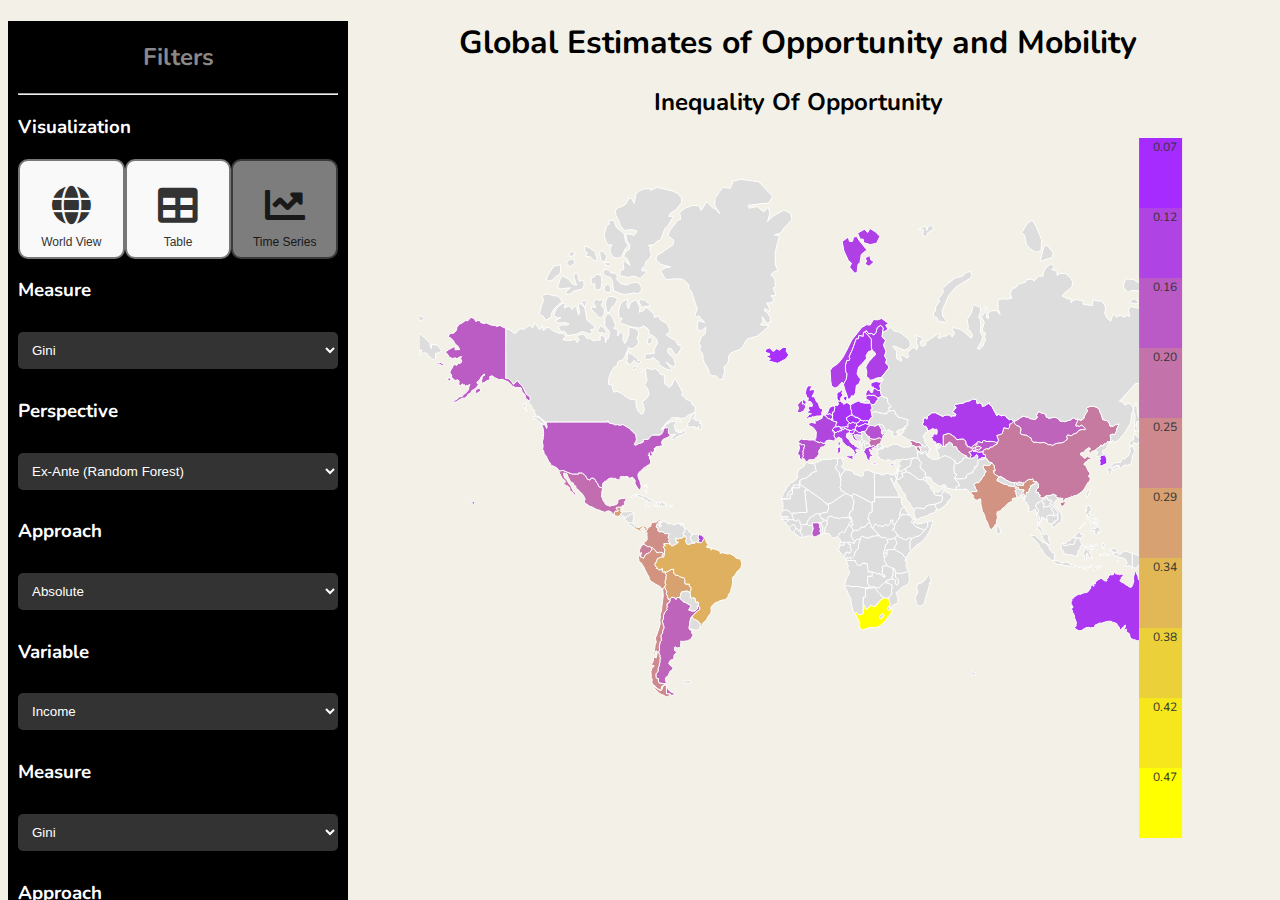
<file: index.html>
<!DOCTYPE html>
<html lang="en">

<head>
  <meta charset="UTF-8">
  <meta name="viewport" content="width=device-width, initial-scale=1.0">
  <meta name="description" content="Global Estimates of Opportunity and Mobility" />
  <meta name="author" content="Pablo Velasquez" />
  <meta http-equiv="Content-Type" content="text/html; charset = UTF-8" />
  <link href="https://fonts.googleapis.com/css2?family=Nunito:wght@400;700&display=swap" rel="stylesheet">
  <link href="https://cdnjs.cloudflare.com/ajax/libs/font-awesome/5.15.4/css/all.min.css" rel="stylesheet">
  <script src="https://code.jquery.com/jquery-3.7.1.min.js"></script>
  <script src="/js/d3.min.js"></script>
  <title>GEOM</title>
  <style>
    :root {
      --main-bg-color: '#F3F1E7';
      --main-text-color: '#000';
      --main-green-color: '#27CF77';
      --main-purple-color: '#A62BFF';
      --main-yellow-color: '#F3FF00';
    }

    body {
      font-family: 'Nunito', sans-serif;
      background-color: #f3f1e7;
    }

    aside {
      position: fixed;
      width: 25%;
      padding-left: 10px;
      padding-right: 10px;
      height: 100%;
      overflow: auto;
      background-color: #000;
      color: #898989;
    }

    aside h3 {
      color: #fff;
    }

    select {
      width: 100%;
      padding: 10px;
      margin: 10px 0;
      background-color: #333;
      color: #fff;
      border: none;
      border-radius: 5px;
      cursor: pointer;
    }

    select option {
      background-color: #333;
      color: #fff;
    }

    select:focus {
      outline: none;
      box-shadow: 0 0 5px rgba(255, 255, 255, 0.5);
    }

    main {
      margin-left: 25%;
    }

    h1,
    h2 {
      text-align: center;
    }

    .visualization-container {
      display: flex;
      justify-content: space-between;
      align-items: center;
      width: 100%;
    }

    .visualization-option {
      flex: 1;
      height: 100px;
      border: 2px solid #777;
      border-radius: 10px;
      text-align: center;
      background-color: #f9f9f9;
      cursor: pointer;
      color: #333;
      cursor: pointer;
    }

    .visualization-option.active {
      background-color: #007bff;
      color: #fff;
      border-color: #007bff;
    }

    .visualization-option:hover {
      background-color: #e9e9e9;
    }

    .visualization-option.disabled {
      opacity: 0.5;
      pointer-events: none;
    }

    .visualization-option i {
      margin-top: 16px;
    }

    .visualization-option span {
      display: block;
      margin-top: 10px;
      font-size: 12px;
    }

    #chart-container {
      width: 80%;
      height: 600px;
      margin: 0 auto;
      display: flex;
      justify-content: center;
      align-items: flex-start;
      /* outline: 1px solid purple; */
    }

    #chart {
      width: 95%;
      height: 600px;
      display: block;
      margin: 0 auto;
      /* outline: 1px solid blue; */
      max-width: 800px;
    }

    #chart svg {
      /* outline: 1px solid red; */
    }

    #color-bar {
      width: 5%;
      height: 600px;
      display: flex;
      flex-direction: column;
      justify-content: space-between;
      /* outline: 1px solid red; */
    }

    #color-bar-ticks {
      position: relative;
      top: 0;
      left: 100%;
      transform: translate(-100%);
      font-size: 12px;
      color: #333;
    }

    .color-bar-tick {
      width: 100%;
      height: 70px;
      text-align: right;
      padding-right: 5px;
      line-height: 1.5;
    }

    .color-bar-tick:last-child {
      border: none;
    }

    .tooltip {
      position: absolute;
      background-color: white;
      border: 1px solid #ddd;
      border-radius: 5px;
      z-index: 10;
      padding: 5px;
      font-size: 12px;
      pointer-events: none;
    }

    .table-container {
      width: 90%;
      overflow-x: auto;
      padding-left: 5%;
      padding-right: 5%;
    }

    .table {
      width: 100%;
      border-collapse: collapse;
      border: 1px solid #ccc;
    }

    .table th,
    .table td {
      padding: 8px;
      text-align: left;
      border: 1px solid #ddd;
    }

    .table th {
      background-color: #f2f2f2;
    }

    .table tbody tr:nth-child(even) {
      background-color: #f9f9f9;
    }

    .table tbody tr:hover {
      background-color: #f5f5f5;
    }
  </style>
</head>

<body>
  <aside>
    <h2>Filters</h2>
    <hr>
    <h3>Visualization</h3>
    <div id="visualization" class="visualization-container">
      <button id="world-view" class="visualization-option">
        <i class="fas fa-globe fa-3x"></i>
        <span>World View</span>
      </button>
      <button id="table-view" class="visualization-option">
        <i class="fas fa-table fa-3x"></i>
        <span>Table</span>
      </button>
      <button id="time-series-view" class="visualization-option disabled">
        <i class="fas fa-chart-line fa-3x"></i>
        <span>Time Series</span>
      </button>
    </div>
    <!-- Container for World View filters -->
    <div id="world-view-filters" class="visualization-filters">
      <h3>Measure</h3>
      <select id="measure">
        <option value="Gini" selected>Gini</option>
        <option value="MLD">MLD</option>
      </select>
      <h3>Perspective</h3>
      <select id="perspective">
        <option value="Total Sample Inequality">Total Sample Inequality</option>
        <option value="Ex-Ante Random Forest" selected>Ex-Ante (Random Forest)</option>
        <option value="Ex-Post Tree">Ex-Post (Tree)</option>
      </select>
      <h3>Approach</h3>
      <select id="approach">
        <option value="Absolute" selected>Absolute</option>
        <option value="Relative">Relative</option>
      </select>
      <h3>Variable</h3>
      <select id="variable">
        <option value="Income" selected>Income</option>
        <option value="Consumption">Consumption</option>
        <option value="Income and/or Consumption">Both</option>
      </select>
    </div>
    <!-- Container for Table View filters -->
    <div id="table-view-filters" class="visualization-filters">
      <h3>Measure</h3>
      <select id="measure">
        <option value="Gini" selected>Gini</option>
        <option value="MLD">MLD</option>
      </select>
      <h3>Approach</h3>
      <select id="approach">
        <option value="Absolute" selected>Absolute</option>
        <option value="Relative">Relative</option>
      </select>
      <h3>Year</h3>
      <select id="year">
        <option value="All" selected>All</option>
        <option value="Latest">Latest</option>
      </select>
      <h3>Region</h3>
      <select id="region">
        <option value="Africa">Africa</option>
        <option value="Asia + Oceania">Asia + Oceania</option>
        <option value="Europe">Europe</option>
        <option value="LATAM">LATAM</option>
        <option value="North America">North America</option>
      </select>
    </div>

  </aside>

  <main>
    <h1>Global Estimates of Opportunity and Mobility</h1>
    <h2>Inequality Of Opportunity</h2>
    <!-- Graph -->
    <div id="chart-container">
      <svg id="chart"></svg>
      <div id="color-bar">
        <div id="color-bar-ticks"></div>
      </div>
    </div>
    <!-- Table -->
    <div id="table-container" class="table-container"></div>
  </main>

  <!-- <script src="js/utils.js"></script> -->
  <script src="/js/app.js"></script>
</body>

</html>
</file>
